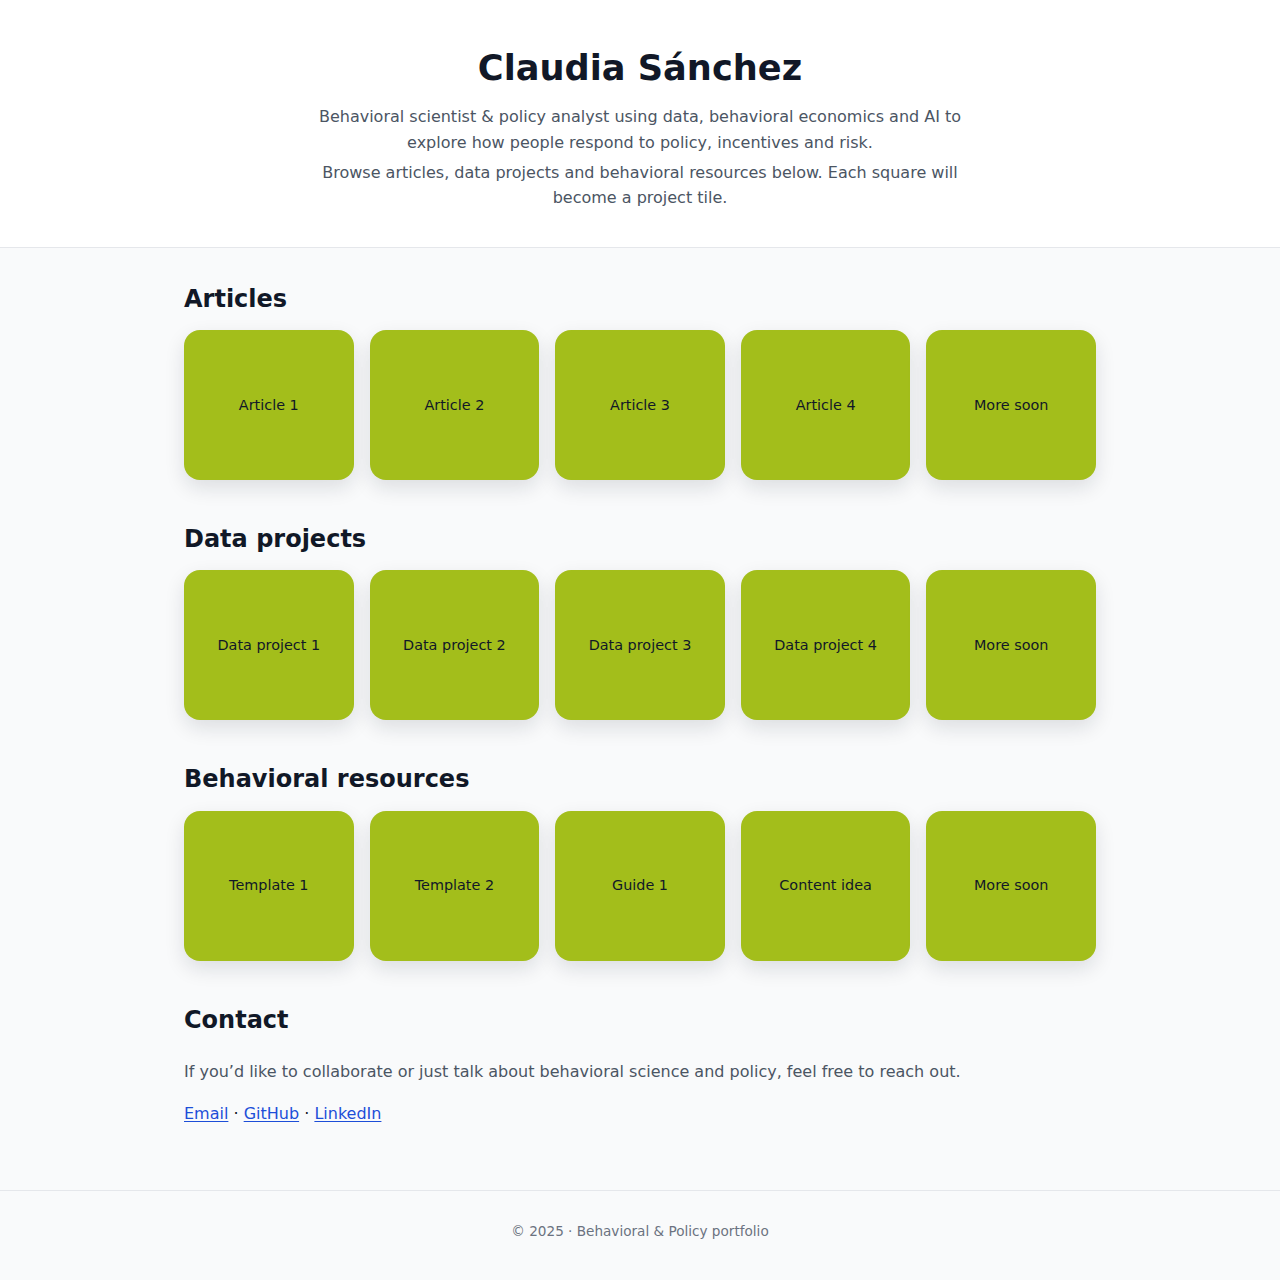
<file: index.html>
<!DOCTYPE html>
<html lang="en">
<head>
  <meta charset="UTF-8" />
  <title>Claudia Sánchez – Behavioral & Policy</title>
  <meta name="viewport" content="width=device-width, initial-scale=1" />
  <style>
    /* Base */
    *, *::before, *::after { box-sizing: border-box; }
    body {
      margin: 0;
      font-family: system-ui, -apple-system, BlinkMacSystemFont, "Segoe UI", sans-serif;
      line-height: 1.6;
      color: #111827;
      background: #f9fafb;
    }

    /* Header */
    header {
      background: #ffffff;
      border-bottom: 1px solid #e5e7eb;
    }
    .header-inner {
      max-width: 960px;
      margin: 0 auto;
      padding: 2.5rem 1.5rem 2rem;
      text-align: center;
    }
    header h1 {
      margin: 0 0 0.5rem;
      font-size: 2.2rem;
    }
    .subtitle {
      margin: 0.25rem 0;
      max-width: 44rem;
      margin-left: auto;
      margin-right: auto;
      color: #4b5563;
    }

    /* Main layout */
    main {
      max-width: 960px;
      margin: 0 auto;
      padding: 2rem 1.5rem 3rem;
    }
    .row {
      margin-bottom: 2.5rem;
    }
    .row h2 {
      margin: 0 0 0.75rem;
      font-size: 1.5rem;
    }

    /* Grid of squares */
    .row-grid {
      display: grid;
      grid-template-columns: repeat(5, minmax(0, 1fr));
      gap: 1rem;
    }
    .square {
      display: flex;
      align-items: center;
      justify-content: center;
      height: 150px;
      border-radius: 1rem;
      background: #a3be1b; /* verde tipo boceto */
      text-decoration: none;
      color: #111827;
      font-size: 0.9rem;
      font-weight: 500;
      box-shadow: 0 8px 20px rgba(15, 23, 42, 0.12);
      transition: transform 0.12s ease, box-shadow 0.12s ease, background 0.12s ease;
      text-align: center;
      padding: 0 0.5rem;
    }
    .square:hover {
      transform: translateY(-3px);
      box-shadow: 0 12px 28px rgba(15, 23, 42, 0.2);
      background: #94b013;
    }

    /* Contact & footer */
    #contact .section-intro {
      margin: 0 0 1rem;
      color: #4b5563;
    }
    a {
      color: #1d4ed8;
      text-decoration: underline;
      text-underline-offset: 2px;
      text-decoration-thickness: 1px;
    }
    a:hover { color: #1e40af; }

    footer {
      border-top: 1px solid #e5e7eb;
      text-align: center;
      padding: 1rem 1.5rem 1.5rem;
      font-size: 0.85rem;
      color: #6b7280;
    }

    @media (max-width: 800px) {
      .row-grid { grid-template-columns: repeat(3, minmax(0, 1fr)); }
    }
    @media (max-width: 550px) {
      .row-grid { grid-template-columns: repeat(2, minmax(0, 1fr)); }
    }
  </style>
</head>
<body>
  <header>
    <div class="header-inner">
      <h1>Claudia Sánchez</h1>
      <p class="subtitle">
        Behavioral scientist & policy analyst using data, behavioral economics and AI to explore how people respond to policy, incentives and risk.
      </p>
      <p class="subtitle">
        Browse articles, data projects and behavioral resources below. Each square will become a project tile.
      </p>
    </div>
  </header>

  <main>
    <!-- Articles row -->
    <section class="row">
      <h2>Articles</h2>
      <div class="row-grid">
        <a class="square" href="#articles-1"><span>Article 1</span></a>
        <a class="square" href="#articles-2"><span>Article 2</span></a>
        <a class="square" href="#articles-3"><span>Article 3</span></a>
        <a class="square" href="#articles-4"><span>Article 4</span></a>
        <a class="square" href="#articles-5"><span>More soon</span></a>
      </div>
    </section>

    <!-- Data projects row -->
    <section class="row">
      <h2>Data projects</h2>
      <div class="row-grid">
        <a class="square" href="#data-1"><span>Data project 1</span></a>
        <a class="square" href="#data-2"><span>Data project 2</span></a>
        <a class="square" href="#data-3"><span>Data project 3</span></a>
        <a class="square" href="#data-4"><span>Data project 4</span></a>
        <a class="square" href="#data-5"><span>More soon</span></a>
      </div>
    </section>

    <!-- Behavioral resources row -->
    <section class="row">
      <h2>Behavioral resources</h2>
      <div class="row-grid">
        <a class="square" href="#beh-1"><span>Template 1</span></a>
        <a class="square" href="#beh-2"><span>Template 2</span></a>
        <a class="square" href="#beh-3"><span>Guide 1</span></a>
        <a class="square" href="#beh-4"><span>Content idea</span></a>
        <a class="square" href="#beh-5"><span>More soon</span></a>
      </div>
    </section>

    <!-- Contact -->
    <section id="contact">
      <h2>Contact</h2>
      <p class="section-intro">
        If you’d like to collaborate or just talk about behavioral science and policy, feel free to reach out.
      </p>
      <p>
        <a href="mailto:your@email.com">Email</a> ·
        <a href="https://github.com/your-username" target="_blank" rel="noopener">GitHub</a> ·
        <a href="https://www.linkedin.com" target="_blank" rel="noopener">LinkedIn</a>
      </p>
    </section>
  </main>

  <footer>
    <p>© 2025 · Behavioral & Policy portfolio</p>
  </footer>
</body>
</html>
</file>
